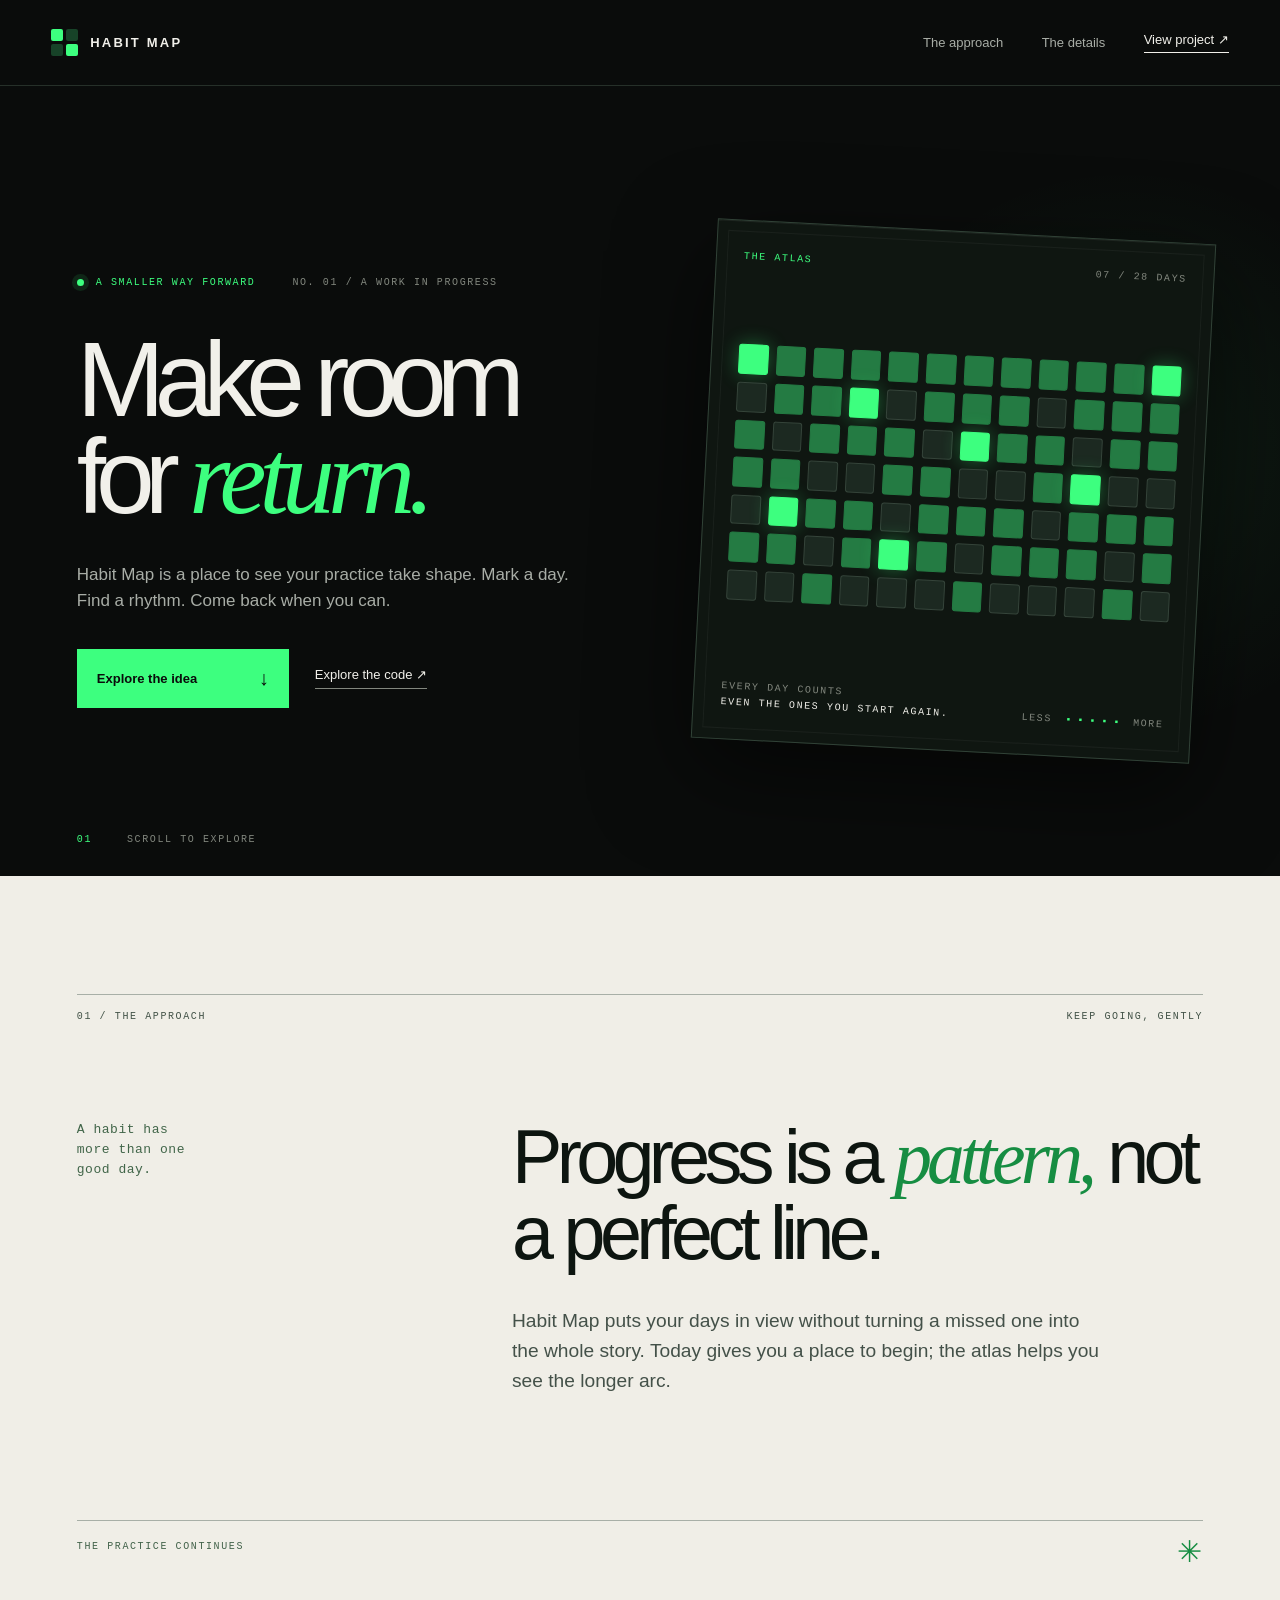
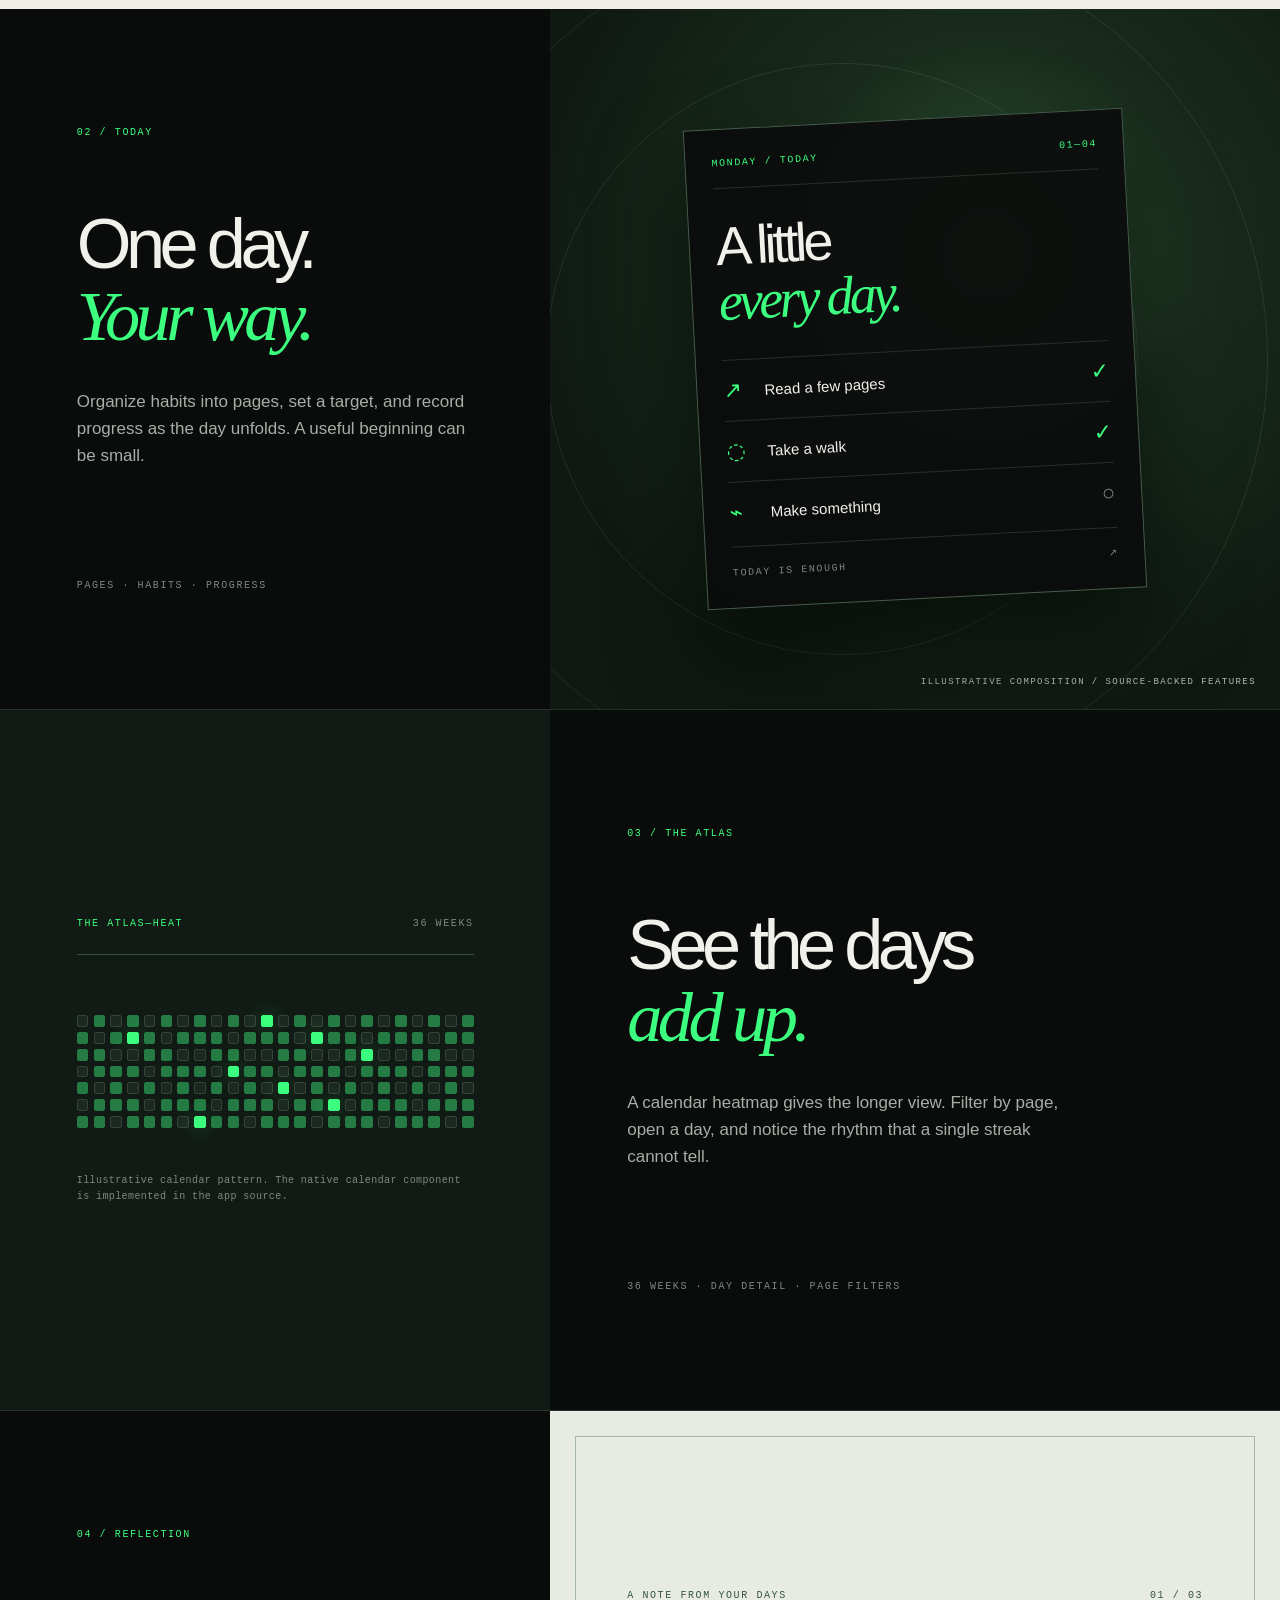
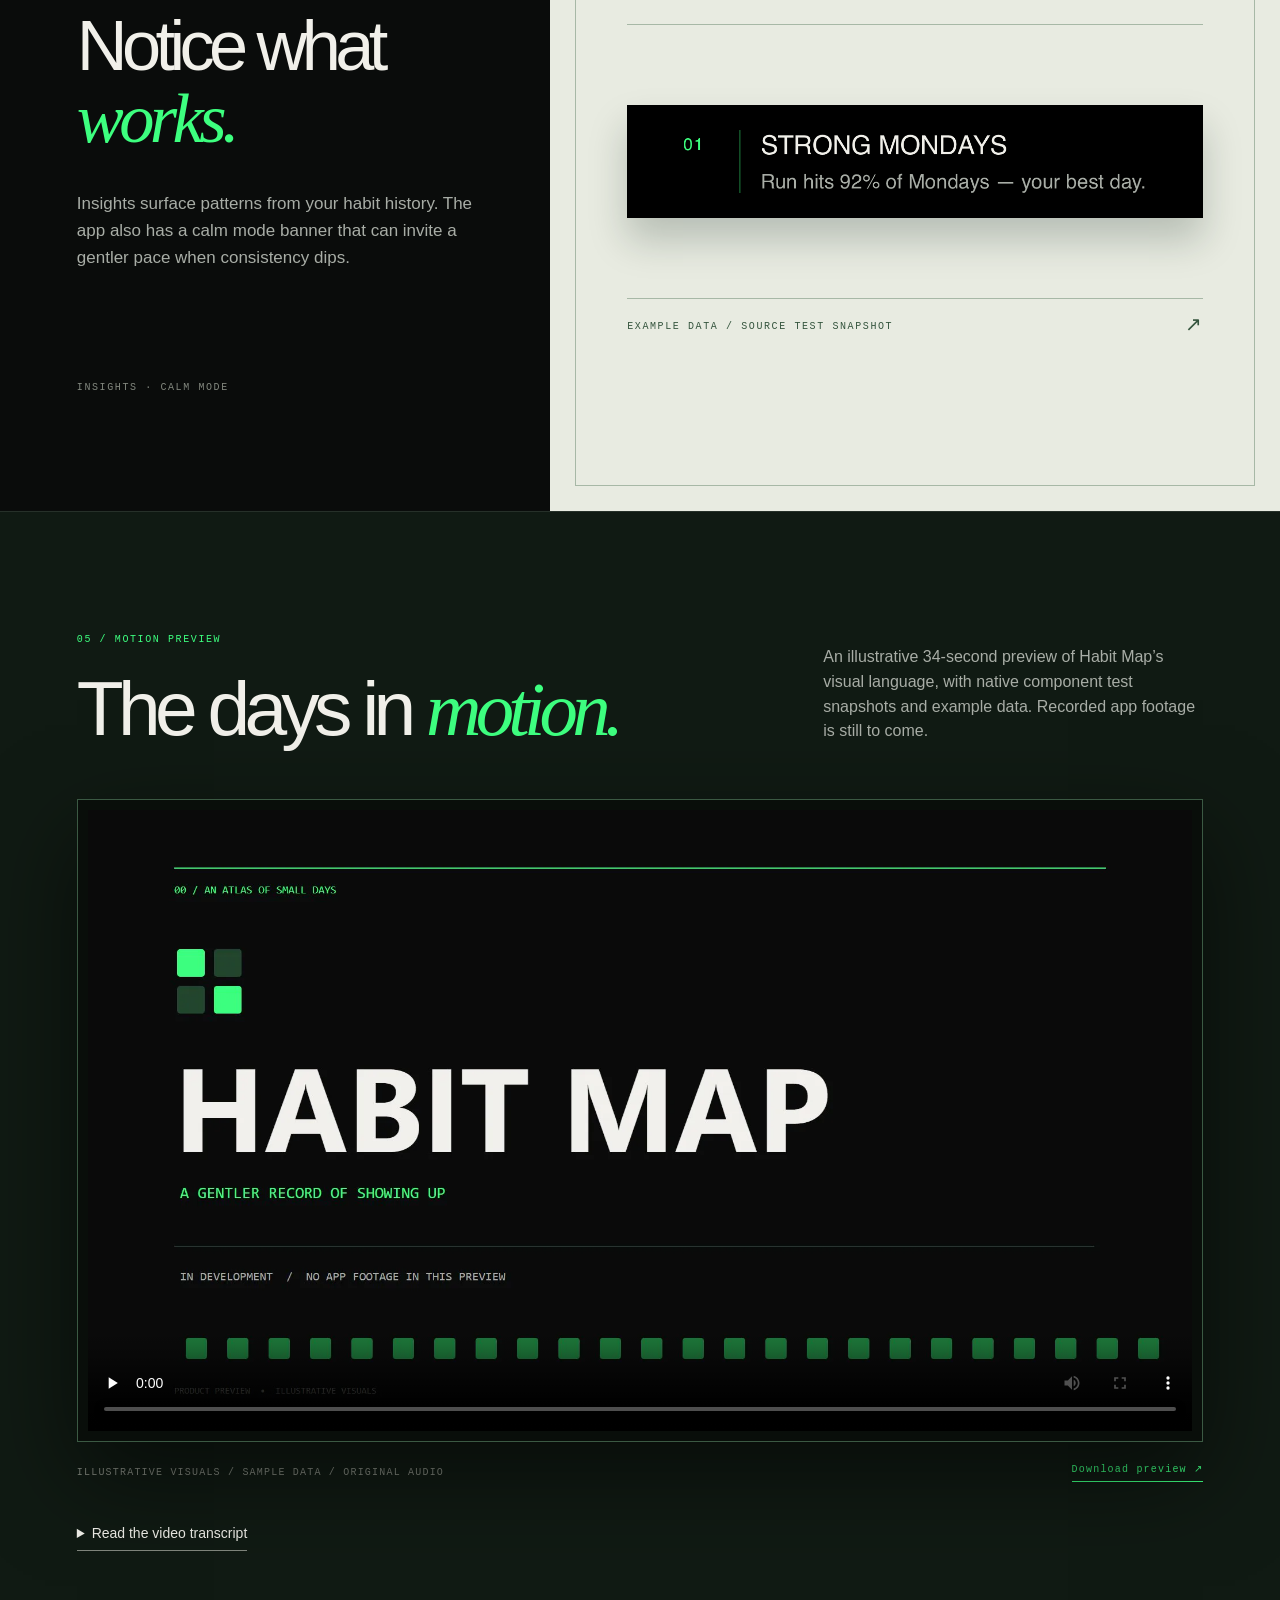
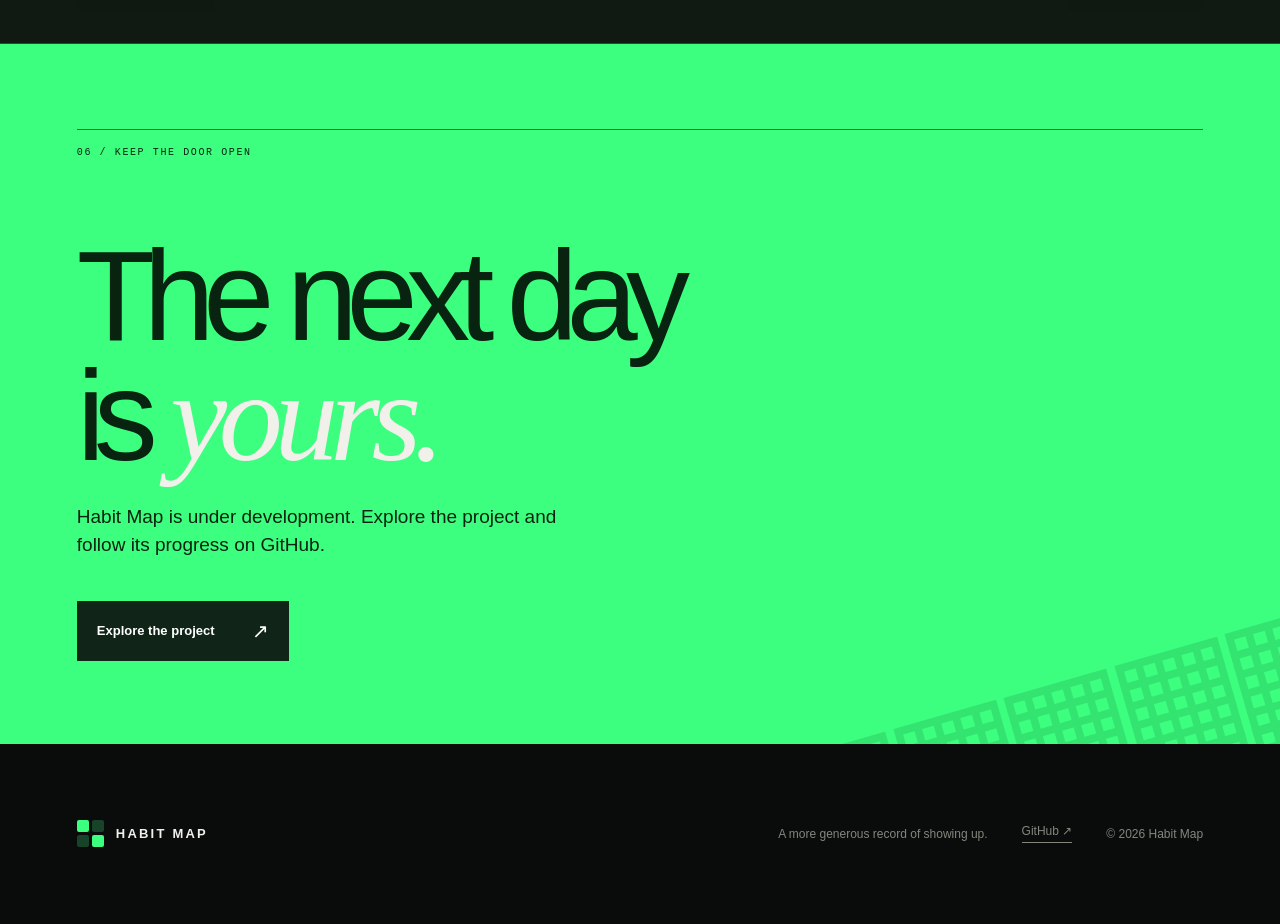
<file: site/index.html>
<!doctype html>
<html lang="en">
<head>
  <meta charset="utf-8">
  <meta name="viewport" content="width=device-width, initial-scale=1">
  <meta name="theme-color" content="#0a0c0b">
  <meta name="description" content="Habit Map is a non-punishing habit tracker for iOS, iPadOS, and watchOS, currently in development.">
  <meta property="og:title" content="Habit Map — make room for return">
  <meta property="og:description" content="A gentler habit tracker, built around the days you come back.">
  <title>Habit Map — make room for return</title>
  <link rel="icon" href="assets/mark.svg" type="image/svg+xml">
  <link rel="stylesheet" href="styles.css">
</head>
<body>
  <a class="skip" href="#main">Skip to content</a>
  <header class="site-header">
    <a class="brand" href="#top" aria-label="Habit Map, back to top"><span class="brand-mark" aria-hidden="true"><i></i><i></i><i></i><i></i></span><span>HABIT MAP</span></a>
    <nav aria-label="Primary navigation"><a href="#approach">The approach</a><a href="#details">The details</a><a class="nav-code" href="https://github.com/AdamNolle/Habit-Map">View project <span aria-hidden="true">↗</span></a></nav>
  </header>

  <main id="main">
    <section class="hero" id="top" aria-labelledby="hero-title">
      <div class="hero-copy">
        <p class="eyebrow"><span class="signal" aria-hidden="true"></span> A SMALLER WAY FORWARD <span class="issue">NO. 01 / A WORK IN PROGRESS</span></p>
        <h1 id="hero-title">Make room<br>for <em>return.</em></h1>
        <p class="hero-deck">Habit Map is a place to see your practice take shape. Mark a day. Find a rhythm. Come back when you can.</p>
        <div class="hero-actions"><a class="button" href="#approach">Explore the idea <span aria-hidden="true">↓</span></a><a class="text-link" href="https://github.com/AdamNolle/Habit-Map">Explore the code <span aria-hidden="true">↗</span></a></div>
      </div>
      <div class="atlas" aria-label="Decorative calendar pattern of completed and open days" role="img">
        <div class="atlas-top"><span>THE ATLAS</span><span>07 / 28 DAYS</span></div>
        <div class="atlas-grid" id="atlas-grid" aria-hidden="true"></div>
        <div class="atlas-bottom"><span>EVERY DAY COUNTS<br><strong>EVEN THE ONES YOU START AGAIN.</strong></span><span>LESS <b aria-hidden="true">▪ ▪ ▪ ▪ ▪</b> MORE</span></div>
      </div>
      <div class="hero-index" aria-hidden="true"><span>01</span><span>SCROLL TO EXPLORE</span></div>
    </section>

    <section class="manifesto" id="approach" aria-labelledby="manifesto-title">
      <div class="section-index"><span>01 / THE APPROACH</span><span>KEEP GOING, GENTLY</span></div>
      <div class="manifesto-grid"><p class="manifesto-kicker">A habit has<br>more than one<br>good day.</p><div><h2 id="manifesto-title">Progress is a <em>pattern,</em> not a perfect line.</h2><p>Habit Map puts your days in view without turning a missed one into the whole story. Today gives you a place to begin; the atlas helps you see the longer arc.</p></div></div>
      <div class="rule"><span>THE PRACTICE CONTINUES</span><span aria-hidden="true">✳</span></div>
    </section>

    <section class="chapters" id="details" aria-label="Product details">
      <article class="chapter chapter-today"><div class="chapter-copy"><span class="chapter-number">02 / TODAY</span><h2>One day.<br><em>Your way.</em></h2><p>Organize habits into pages, set a target, and record progress as the day unfolds. A useful beginning can be small.</p><span class="chapter-foot">PAGES · HABITS · PROGRESS</span></div><div class="chapter-art today-art" aria-hidden="true"><div class="day-sheet"><div class="day-sheet-top"><span>MONDAY / TODAY</span><span>01—04</span></div><div class="day-title">A little<br><em>every day.</em></div><div class="day-row"><span class="row-icon">↗</span><span>Read a few pages</span><span class="row-done">✓</span></div><div class="day-row"><span class="row-icon">◌</span><span>Take a walk</span><span class="row-done">✓</span></div><div class="day-row"><span class="row-icon">⌁</span><span>Make something</span><span class="row-open">○</span></div><div class="day-sheet-bottom">TODAY IS ENOUGH <span>↗</span></div></div><span class="art-note">ILLUSTRATIVE COMPOSITION / SOURCE-BACKED FEATURES</span></div></article>
      <article class="chapter chapter-map"><div class="chapter-copy"><span class="chapter-number">03 / THE ATLAS</span><h2>See the days<br><em>add up.</em></h2><p>A calendar heatmap gives the longer view. Filter by page, open a day, and notice the rhythm that a single streak cannot tell.</p><span class="chapter-foot">36 WEEKS · DAY DETAIL · PAGE FILTERS</span></div><div class="chapter-art map-art"><div class="map-label"><span>THE ATLAS—HEAT</span><span>36 WEEKS</span></div><div class="map-demo" id="map-demo" aria-hidden="true"></div><p class="snapshot-caption">Illustrative calendar pattern. The native calendar component is implemented in the app source.</p></div></article>
      <article class="chapter chapter-insight"><div class="chapter-copy"><span class="chapter-number">04 / REFLECTION</span><h2>Notice what<br><em>works.</em></h2><p>Insights surface patterns from your habit history. The app also has a calm mode banner that can invite a gentler pace when consistency dips.</p><span class="chapter-foot">INSIGHTS · CALM MODE</span></div><div class="chapter-art insight-art"><div class="insight-top">A NOTE FROM YOUR DAYS <span>01 / 03</span></div><img src="assets/insight-snapshot.png" width="1109" height="195" alt="Native component test snapshot showing an example insight titled Strong Mondays, using sample habit data" loading="lazy"><div class="insight-bottom"><span>EXAMPLE DATA / SOURCE TEST SNAPSHOT</span><span>↗</span></div></div></article>
    </section>

    <section class="film" aria-labelledby="film-title">
      <div class="film-head"><div><span class="chapter-number">05 / MOTION PREVIEW</span><h2 id="film-title">The days in <em>motion.</em></h2></div><p>An illustrative 34-second preview of Habit Map’s visual language, with native component test snapshots and example data. Recorded app footage is still to come.</p></div>
      <div class="film-frame"><video controls playsinline preload="none" width="1920" height="1080" poster="assets/habit-map-preview-poster.webp" aria-describedby="film-description"><source src="assets/habit-map-preview.mp4" type="video/mp4"><track kind="captions" src="assets/habit-map-preview.vtt" srclang="en" label="English" default><p>Your browser cannot play this video. <a href="assets/habit-map-preview.mp4">Download the motion preview.</a></p></video></div>
      <div class="film-meta"><span id="film-description">ILLUSTRATIVE VISUALS / SAMPLE DATA / ORIGINAL AUDIO</span><a href="assets/habit-map-preview.mp4" download>Download preview ↗</a></div>
      <details class="film-transcript"><summary>Read the video transcript</summary><p>Habit Map. A gentler record of showing up. Make room for return: mark a day, find a rhythm, and come back when you can. Today becomes an atlas, with pages, day detail, and a calendar heatmap. Native component test snapshots with example data show an insight and a consistency widget. The next day is yours. Follow development on GitHub. This is an illustrative product preview; app footage will follow.</p></details>
    </section>

    <section class="closing" aria-labelledby="closing-title"><span class="closing-index">06 / KEEP THE DOOR OPEN</span><h2 id="closing-title">The next day<br>is <em>yours.</em></h2><p>Habit Map is under development. Explore the project and follow its progress on GitHub.</p><a class="button button-light" href="https://github.com/AdamNolle/Habit-Map">Explore the project <span aria-hidden="true">↗</span></a><div class="closing-pattern" aria-hidden="true">▦ ▦ ▦ ▦ ▦ ▦ ▦ ▦ ▦ ▦ ▦ ▦</div></section>
  </main>
  <footer><a class="brand" href="#top"><span class="brand-mark" aria-hidden="true"><i></i><i></i><i></i><i></i></span><span>HABIT MAP</span></a><p>A more generous record of showing up.</p><a href="https://github.com/AdamNolle/Habit-Map">GitHub ↗</a><span>© 2026 Habit Map</span></footer>
  <script src="script.js" defer></script>
</body>
</html>
</file>
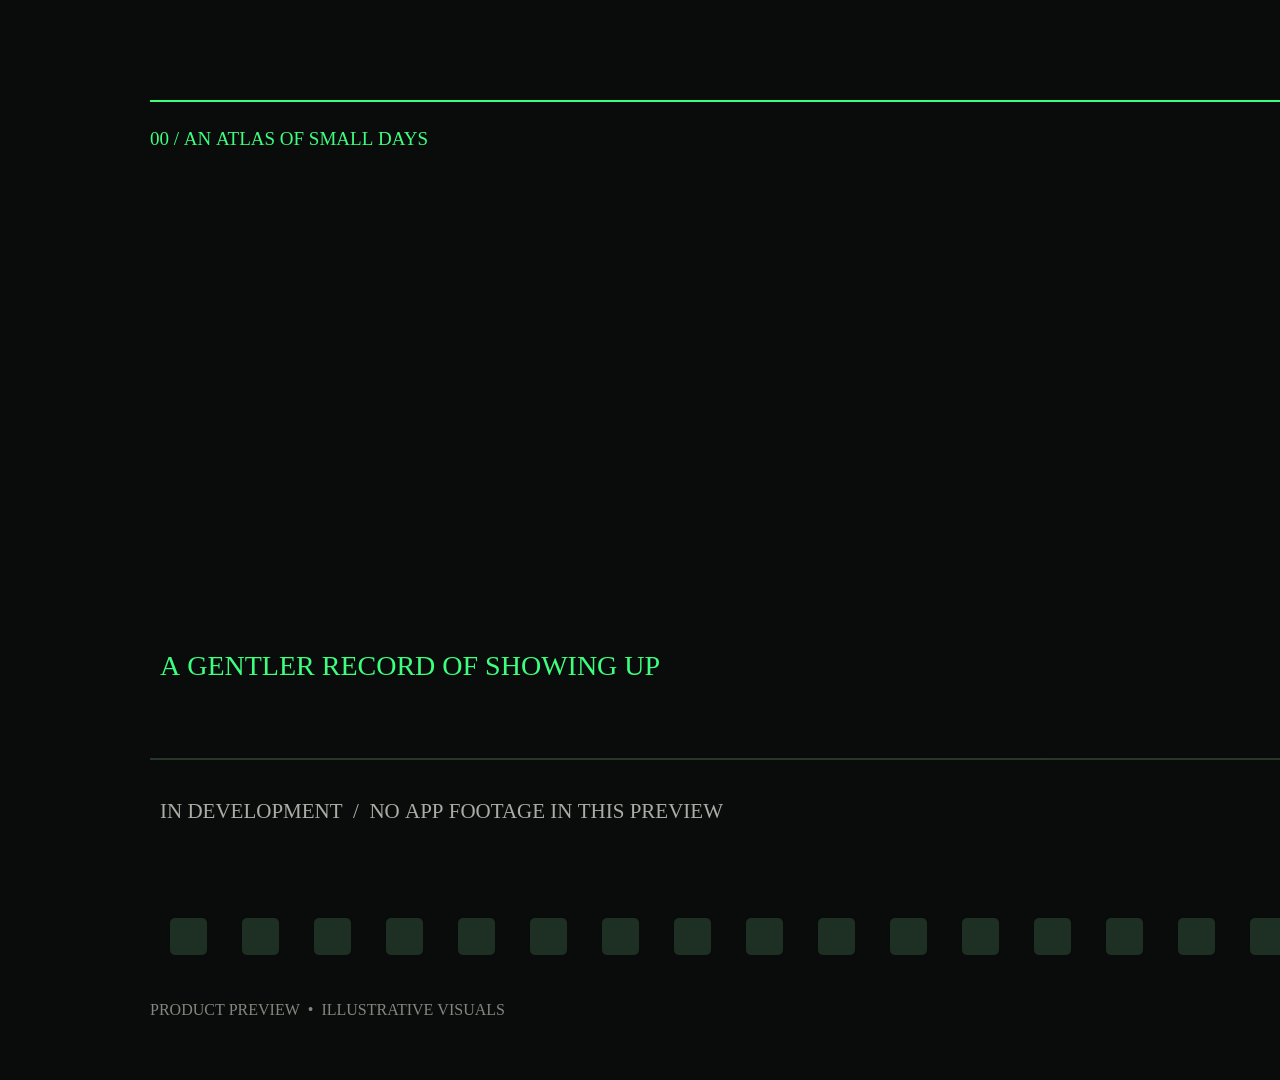
<file: site/reel/motion.html>
<!doctype html><html lang="en"><head><meta charset="utf-8"><title>Habit Map motion preview frame renderer</title><style>html,body{margin:0;background:#0a0c0b;overflow:hidden}canvas{display:block}</style></head><body><canvas id="frame" width="1920" height="1080"></canvas><script src="motion.js"></script></body></html>
</file>
<file: site/styles.css>
:root{color-scheme:dark;--bg:#0a0c0b;--ink:#f1f0ea;--muted:#a8ada6;--quiet:#82877e;--line:#263029;--green:#3dff7f;--panel:#111813;--serif:Georgia,'Times New Roman',serif;--sans:Inter,'Segoe UI',Arial,sans-serif;--mono:'SFMono-Regular',Consolas,'Liberation Mono',monospace}
*{box-sizing:border-box}html{scroll-behavior:smooth}body{margin:0;background:var(--bg);color:var(--ink);font-family:var(--sans);-webkit-font-smoothing:antialiased}a{color:inherit;text-decoration:none}button,a{ -webkit-tap-highlight-color:transparent}a:focus-visible{outline:2px solid var(--green);outline-offset:5px}img{max-width:100%;height:auto}h1,h2,p{margin-top:0}.skip{position:absolute;left:1rem;top:-5rem;z-index:10;background:var(--green);color:#0a0c0b;padding:.7rem 1rem}.skip:focus{top:1rem}.site-header{height:86px;display:flex;align-items:center;justify-content:space-between;padding:0 clamp(22px,4vw,72px);border-bottom:1px solid var(--line);position:relative;z-index:2}.brand{display:inline-flex;align-items:center;gap:12px;font-size:13px;font-weight:750;letter-spacing:.17em;white-space:nowrap}.brand-mark{width:27px;height:27px;display:grid;grid-template-columns:repeat(2,1fr);gap:3px}.brand-mark i{display:block;background:#174328;border-radius:2px}.brand-mark i:first-child,.brand-mark i:last-child{background:var(--green)}.site-header nav{display:flex;gap:clamp(18px,3vw,44px);align-items:center;font-size:13px;color:var(--muted)}.site-header nav a:hover,footer a:hover,.text-link:hover{color:var(--green)}.site-header .nav-code{color:var(--ink);border-bottom:1px solid currentColor;padding-bottom:5px}
.hero{min-height:790px;display:grid;grid-template-columns:minmax(0,1.06fr) minmax(440px,.94fr);gap:clamp(36px,5vw,100px);padding:clamp(70px,9vw,155px) clamp(22px,6vw,108px) 95px;position:relative;overflow:hidden}.hero:before{content:"";position:absolute;right:-170px;top:5%;width:650px;height:650px;background:radial-gradient(circle,rgba(61,255,127,.065),transparent 62%);pointer-events:none}.hero-copy{z-index:1;align-self:center}.eyebrow,.section-index,.chapter-number,.chapter-foot,.closing-index,.atlas-top,.atlas-bottom,.map-label,.snapshot-caption,.art-note,.insight-top,.insight-bottom,.day-sheet-top,.day-sheet-bottom,.hero-index,.rule{font-family:var(--mono);font-size:10px;font-weight:500;letter-spacing:.16em;line-height:1.6}.eyebrow{color:var(--green);display:flex;align-items:center;gap:12px;white-space:nowrap;margin-bottom:40px}.signal{height:7px;width:7px;border-radius:50%;background:var(--green);box-shadow:0 0 0 5px #3dff7f1b}.issue{color:var(--quiet);margin-left:25px}.hero h1{font-size:clamp(76px,8.25vw,150px);font-weight:420;letter-spacing:-.095em;line-height:.92;margin:0 0 36px;max-width:850px}.hero h1 em,.manifesto h2 em,.chapter h2 em,.closing h2 em{font-family:var(--serif);font-weight:400;letter-spacing:-.065em}.hero h1 em{color:var(--green)}.hero-deck{color:var(--muted);font-size:clamp(17px,1.3vw,21px);line-height:1.55;max-width:520px;margin-bottom:34px}.hero-actions{display:flex;gap:26px;align-items:center;flex-wrap:wrap}.button{display:inline-flex;align-items:center;gap:36px;justify-content:space-between;background:var(--green);color:#0a0c0b;font-size:13px;font-weight:750;padding:18px 20px;min-width:212px;transition:background .18s,transform .18s}.button:hover{background:#91ffad;transform:translateY(-2px)}.button span{font-size:20px;font-weight:400}.text-link{font-size:13px;border-bottom:1px solid var(--quiet);padding-bottom:6px}.hero-index{position:absolute;left:clamp(22px,6vw,108px);bottom:28px;display:flex;gap:35px;color:var(--quiet)}.hero-index span:first-child{color:var(--green)}
.atlas{align-self:center;position:relative;min-height:520px;padding:28px 27px;background:#0f1611;border:1px solid #314237;box-shadow:0 32px 95px #0008, inset 0 1px #ffffff10;transform:rotate(3deg);display:flex;flex-direction:column;justify-content:space-between}.atlas:after{content:"";position:absolute;inset:10px;border:1px solid #ffffff0c;pointer-events:none}.atlas-top,.atlas-bottom,.map-label{display:flex;justify-content:space-between;color:var(--quiet)}.atlas-top span:first-child,.map-label span:first-child{color:var(--green)}.atlas-grid{display:grid;grid-template-columns:repeat(12,minmax(0,1fr));grid-template-rows:repeat(7,1fr);gap:8px;align-self:stretch}.cell{display:block;aspect-ratio:1;background:#1c2921;border:1px solid #35443a;border-radius:3px}.cell.is-filled{background:#247b43;border-color:#247b43}.cell.is-bright{background:var(--green);border-color:var(--green);box-shadow:0 0 19px #3dff7f55}.atlas-bottom{align-items:end;gap:15px}.atlas-bottom strong{color:var(--ink);font-weight:500}.atlas-bottom b{color:var(--green);letter-spacing:0;margin:0 6px}
.manifesto{padding:118px clamp(22px,6vw,108px) 40px;background:#f0eee7;color:#0d1510}.section-index{display:flex;justify-content:space-between;border-top:1px solid #a8afa7;padding-top:14px;color:#425247}.manifesto-grid{display:grid;grid-template-columns:1fr 2fr;gap:7vw;padding:95px 0 106px}.manifesto-kicker{font-family:var(--mono);font-size:13px;line-height:1.55;letter-spacing:.04em;color:#416549}.manifesto h2{font-size:clamp(52px,5.9vw,112px);font-weight:440;letter-spacing:-.075em;line-height:1;max-width:1050px;margin-bottom:35px}.manifesto h2 em{color:#168d42}.manifesto-grid div>p{font-size:clamp(17px,1.5vw,22px);line-height:1.55;max-width:590px;color:#445149}.rule{border-top:1px solid #a8afa7;display:flex;justify-content:space-between;padding-top:18px;color:#42624a}.rule span:last-child{font-size:30px;color:#168d42;line-height:1}
.chapters{background:#0a0c0b}.chapter{min-height:700px;display:grid;grid-template-columns:minmax(300px,.86fr) minmax(0,1.14fr);border-bottom:1px solid var(--line)}.chapter:nth-child(even) .chapter-copy{order:2}.chapter-copy{padding:clamp(70px,9vw,150px) clamp(22px,6vw,108px);display:flex;flex-direction:column;align-items:start}.chapter-number{color:var(--green);display:block;margin-bottom:auto}.chapter h2{font-size:clamp(57px,5.5vw,106px);font-weight:430;letter-spacing:-.08em;line-height:1.02;margin:35px 0}.chapter h2 em{color:var(--green)}.chapter-copy>p{max-width:440px;font-size:17px;line-height:1.6;color:var(--muted)}.chapter-foot{color:var(--quiet);margin-top:auto;padding-top:60px}.chapter-art{min-height:700px;position:relative;overflow:hidden}.today-art{background:radial-gradient(circle at 60% 35%,#315d38 0,#192c1d 34%,#0f1811 75%);display:flex;align-items:center;justify-content:center;padding:80px}.today-art:before,.today-art:after{content:"";position:absolute;width:850px;height:850px;border:1px solid #ffffff16;border-radius:50%;left:40%;top:50%;transform:translate(-50%,-50%)}.today-art:after{width:590px;height:590px}.day-sheet{position:relative;z-index:1;width:min(440px,100%);background:#0a0c0be8;border:1px solid #455c4a;padding:26px;box-shadow:0 45px 90px #0008;transform:rotate(-3deg)}.day-sheet-top,.day-sheet-bottom{display:flex;justify-content:space-between;color:var(--green);padding-bottom:16px;border-bottom:1px solid var(--line)}.day-title{font-size:54px;line-height:1.02;letter-spacing:-.07em;padding:30px 0}.day-title em{font-family:var(--serif);color:var(--green);font-weight:400}.day-row{border-top:1px solid var(--line);display:flex;align-items:center;gap:18px;padding:17px 0;font-size:15px}.row-icon{color:var(--green);width:23px;font-size:22px}.row-done,.row-open{margin-left:auto;color:var(--green);font-size:22px}.row-open{color:var(--quiet)}.day-sheet-bottom{border-top:1px solid var(--line);border-bottom:0;padding:18px 0 0;margin-top:4px;color:var(--quiet)}.art-note{position:absolute;bottom:20px;right:24px;color:#b2c1b5;font-size:9px}
.map-art{background:#111a14;padding:clamp(45px,6vw,105px);display:flex;flex-direction:column;justify-content:center}.map-label{border-bottom:1px solid #35533d;padding-bottom:22px;margin-bottom:60px}.map-demo{display:grid;grid-template-columns:repeat(24,minmax(0,1fr));grid-template-rows:repeat(7,1fr);gap:clamp(3px,.4vw,7px);max-width:900px}.map-demo .cell{border-radius:2px}.snapshot-caption{color:var(--quiet);letter-spacing:.04em;margin:45px 0 0}.insight-art{background:#e8ebe1;color:#132418;display:flex;flex-direction:column;justify-content:center;padding:clamp(45px,6vw,105px)}.insight-art:before{content:"";position:absolute;inset:25px;border:1px solid #a7b8a6;pointer-events:none}.insight-top,.insight-bottom{display:flex;justify-content:space-between;position:relative;z-index:1;color:#34543d}.insight-top{border-bottom:1px solid #a7b8a6;padding-bottom:20px}.insight-art img{position:relative;z-index:1;background:#000;display:block;width:100%;margin:80px 0;box-shadow:0 22px 36px #0d231b38}.insight-bottom{border-top:1px solid #a7b8a6;padding-top:20px}.insight-bottom span:last-child{font-size:20px;line-height:.7}
.film{padding:120px clamp(22px,6vw,108px) 92px;background:#101a13;border-bottom:1px solid #344237}.film-head{display:flex;align-items:end;justify-content:space-between;gap:45px;margin-bottom:50px}.film-head .chapter-number{margin-bottom:22px}.film h2{font-size:clamp(58px,6vw,108px);font-weight:420;letter-spacing:-.075em;line-height:1;margin:0}.film h2 em{font-family:var(--serif);font-weight:400;color:var(--green)}.film-head p{max-width:380px;font-size:16px;line-height:1.55;color:var(--muted);margin:0 0 5px}.film-frame{position:relative;border:1px solid #3b5943;padding:10px;background:#090e0a;box-shadow:0 35px 90px #0008}.film-frame video{display:block;width:100%;height:auto;aspect-ratio:16/9;background:#0a0c0b}.film-meta{display:flex;align-items:center;justify-content:space-between;gap:20px;margin-top:20px;font:10px/1.5 var(--mono);letter-spacing:.12em;color:var(--quiet)}.film-meta a{color:var(--green);border-bottom:1px solid currentColor;padding-bottom:4px}.film-transcript{max-width:800px;color:var(--muted);font-size:14px;line-height:1.6;margin-top:40px}.film-transcript summary{cursor:pointer;color:var(--ink);width:max-content;max-width:100%;border-bottom:1px solid var(--quiet);padding-bottom:5px}.film-transcript summary:focus-visible{outline:2px solid var(--green);outline-offset:5px}.film-transcript p{margin-top:22px}.closing{background:var(--green);color:#092311;min-height:700px;padding:85px clamp(22px,6vw,108px) 45px;position:relative;overflow:hidden}.closing-index{border-top:1px solid #147b37;display:block;padding-top:15px}.closing h2{font-size:clamp(80px,10vw,180px);font-weight:440;letter-spacing:-.09em;line-height:.94;margin:75px 0 25px;position:relative;z-index:1}.closing h2 em{color:#f1f0ea}.closing p{font-size:19px;line-height:1.5;max-width:500px;position:relative;z-index:1}.button-light{background:#102518;color:#fff;position:relative;z-index:1;margin-top:22px}.button-light:hover{background:#214e2c}.closing-pattern{position:absolute;right:-170px;bottom:-130px;font-size:140px;line-height:.7;letter-spacing:-.2em;width:780px;color:#0f6e30;opacity:.18;transform:rotate(-16deg);overflow-wrap:anywhere}footer{min-height:180px;padding:60px clamp(22px,6vw,108px);display:flex;align-items:center;gap:34px;flex-wrap:wrap;color:var(--quiet);font-size:12px}footer .brand{color:var(--ink);margin-right:auto}footer p{margin:0}footer a:not(.brand){border-bottom:1px solid var(--quiet);padding-bottom:4px}
@media(max-width:1100px){.hero{grid-template-columns:1fr;gap:70px}.atlas{max-width:650px;width:100%;min-height:440px;justify-self:center}.hero h1{font-size:clamp(85px,12vw,145px)}.chapter{grid-template-columns:1fr 1fr}.chapter-copy{padding:80px 45px}.chapter-art{padding:45px;min-height:620px}.today-art{padding:45px}.chapter h2{font-size:clamp(53px,6vw,80px)}}
@media(max-width:760px){.site-header{height:72px}.site-header nav a:not(.nav-code){display:none}.site-header nav{font-size:11px}.brand{font-size:11px}.hero{min-height:0;padding:86px 22px 90px;gap:66px}.eyebrow{font-size:9px;white-space:normal;flex-wrap:wrap;line-height:1.3}.issue{margin-left:0}.hero h1{font-size:clamp(72px,15vw,114px);letter-spacing:-.095em}.hero-deck{font-size:17px}.atlas{min-height:400px;padding:20px;transform:rotate(1.2deg)}.atlas-grid{gap:5px}.atlas-bottom{font-size:8px}.atlas-bottom span:last-child{display:none}.hero-index{left:22px}.manifesto{padding:70px 22px 28px}.manifesto-grid{grid-template-columns:1fr;gap:35px;padding:65px 0}.manifesto-kicker br{display:none}.manifesto h2{font-size:clamp(56px,10vw,80px)}.chapter,.chapter:nth-child(even){display:flex;flex-direction:column}.chapter:nth-child(even) .chapter-copy{order:0}.chapter-copy{padding:65px 22px 55px;min-height:460px}.chapter-art{min-height:520px}.chapter h2{font-size:clamp(62px,11vw,86px)}.chapter-number{margin-bottom:40px}.chapter-foot{padding-top:30px}.today-art{padding:45px}.day-sheet{transform:rotate(-1deg)}.map-art{padding:45px 22px}.map-demo{gap:3px}.insight-art{padding:70px 32px}.insight-art img{margin:65px 0}.insight-art:before{inset:15px}.film{padding:75px 22px 65px}.film-head{display:block;margin-bottom:30px}.film-head p{margin-top:25px}.film h2{font-size:clamp(57px,10vw,77px)}.film-frame{padding:4px}.film-meta{align-items:start;flex-direction:column;font-size:9px}.closing{min-height:650px;padding:70px 22px}.closing h2{font-size:clamp(78px,14vw,116px)}footer{padding:48px 22px;align-items:start;gap:20px}footer .brand{width:100%;margin-bottom:18px}footer p{width:100%}}
@media(max-width:390px){.hero h1{font-size:69px}.atlas{min-height:340px}.atlas-grid{gap:4px}.atlas-bottom{display:none}.day-title{font-size:44px}.day-sheet{padding:20px}.chapter-art{min-height:450px}.map-demo{grid-template-columns:repeat(24,minmax(0,1fr))}}
@media(max-width:760px){.manifesto-kicker br{display:block}}
@media(prefers-reduced-motion:reduce){html{scroll-behavior:auto}.button{transition:none}.button:hover{transform:none}}
</file>
